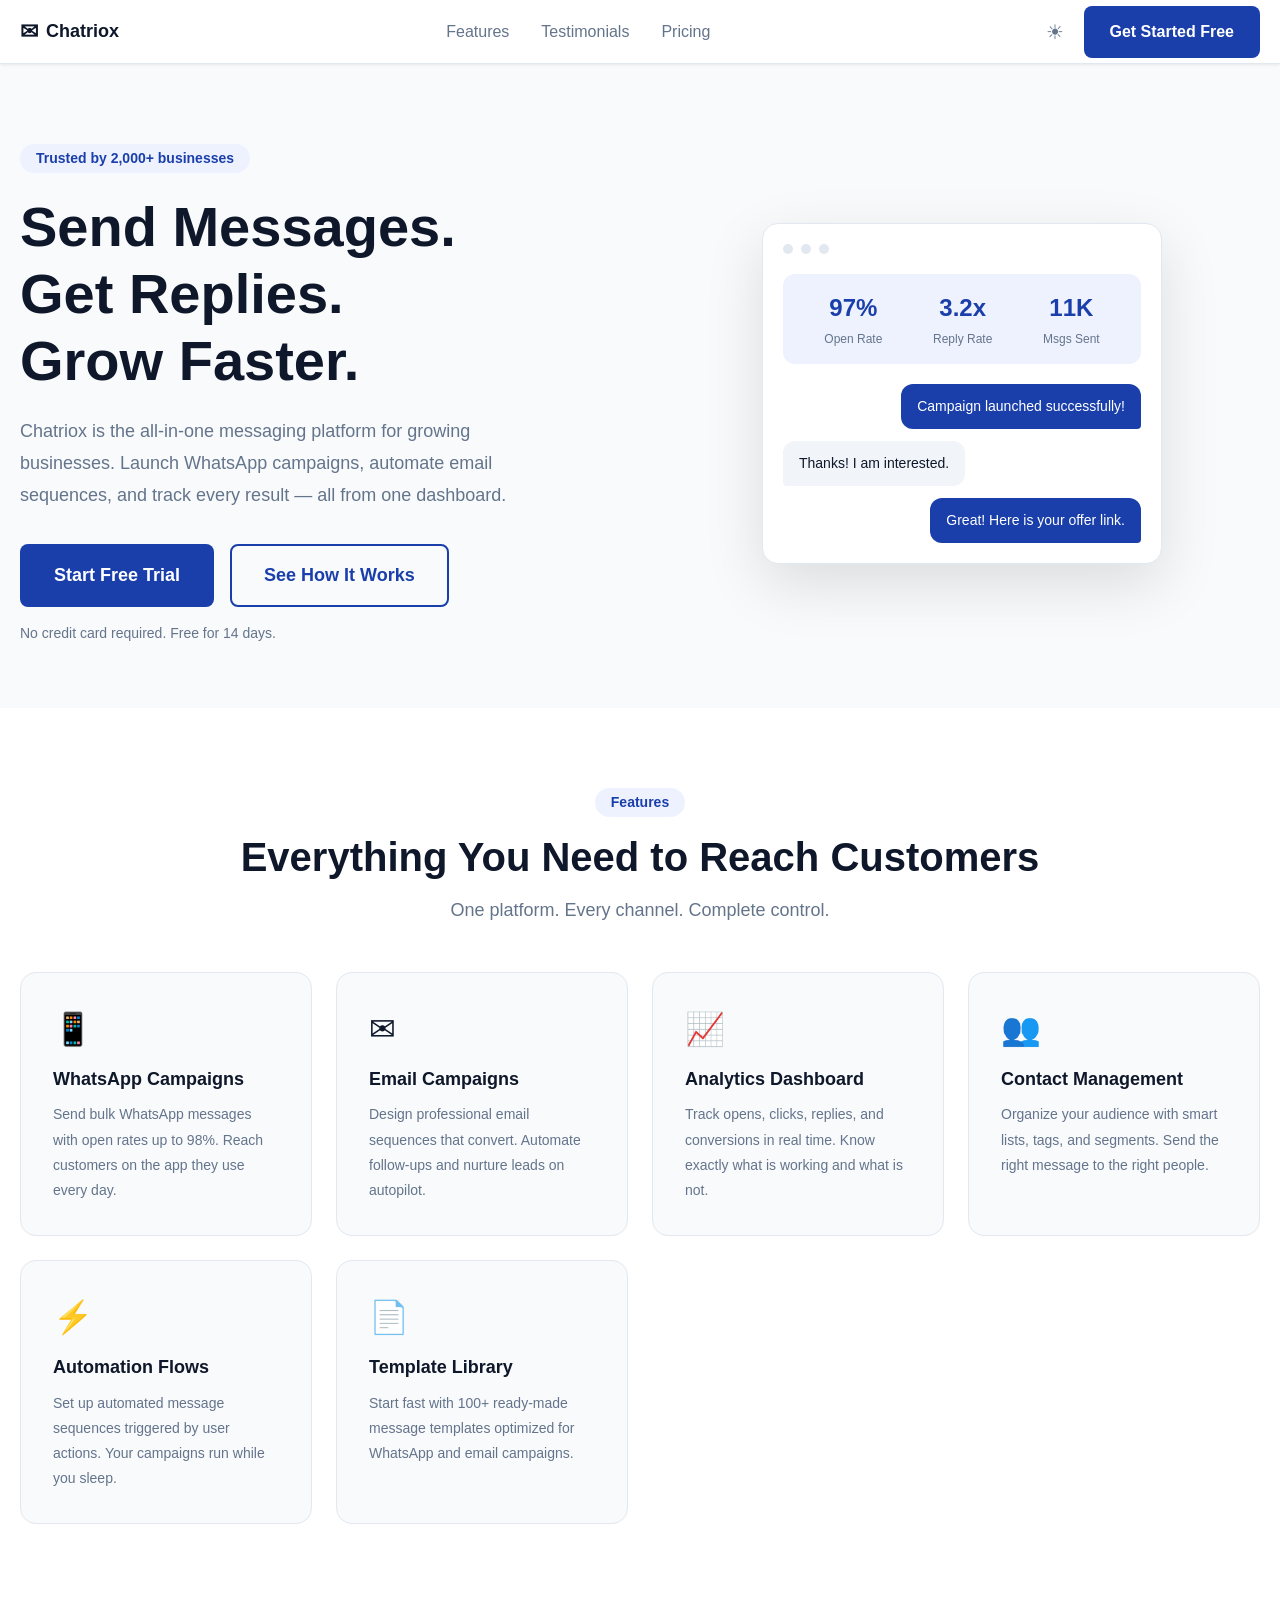
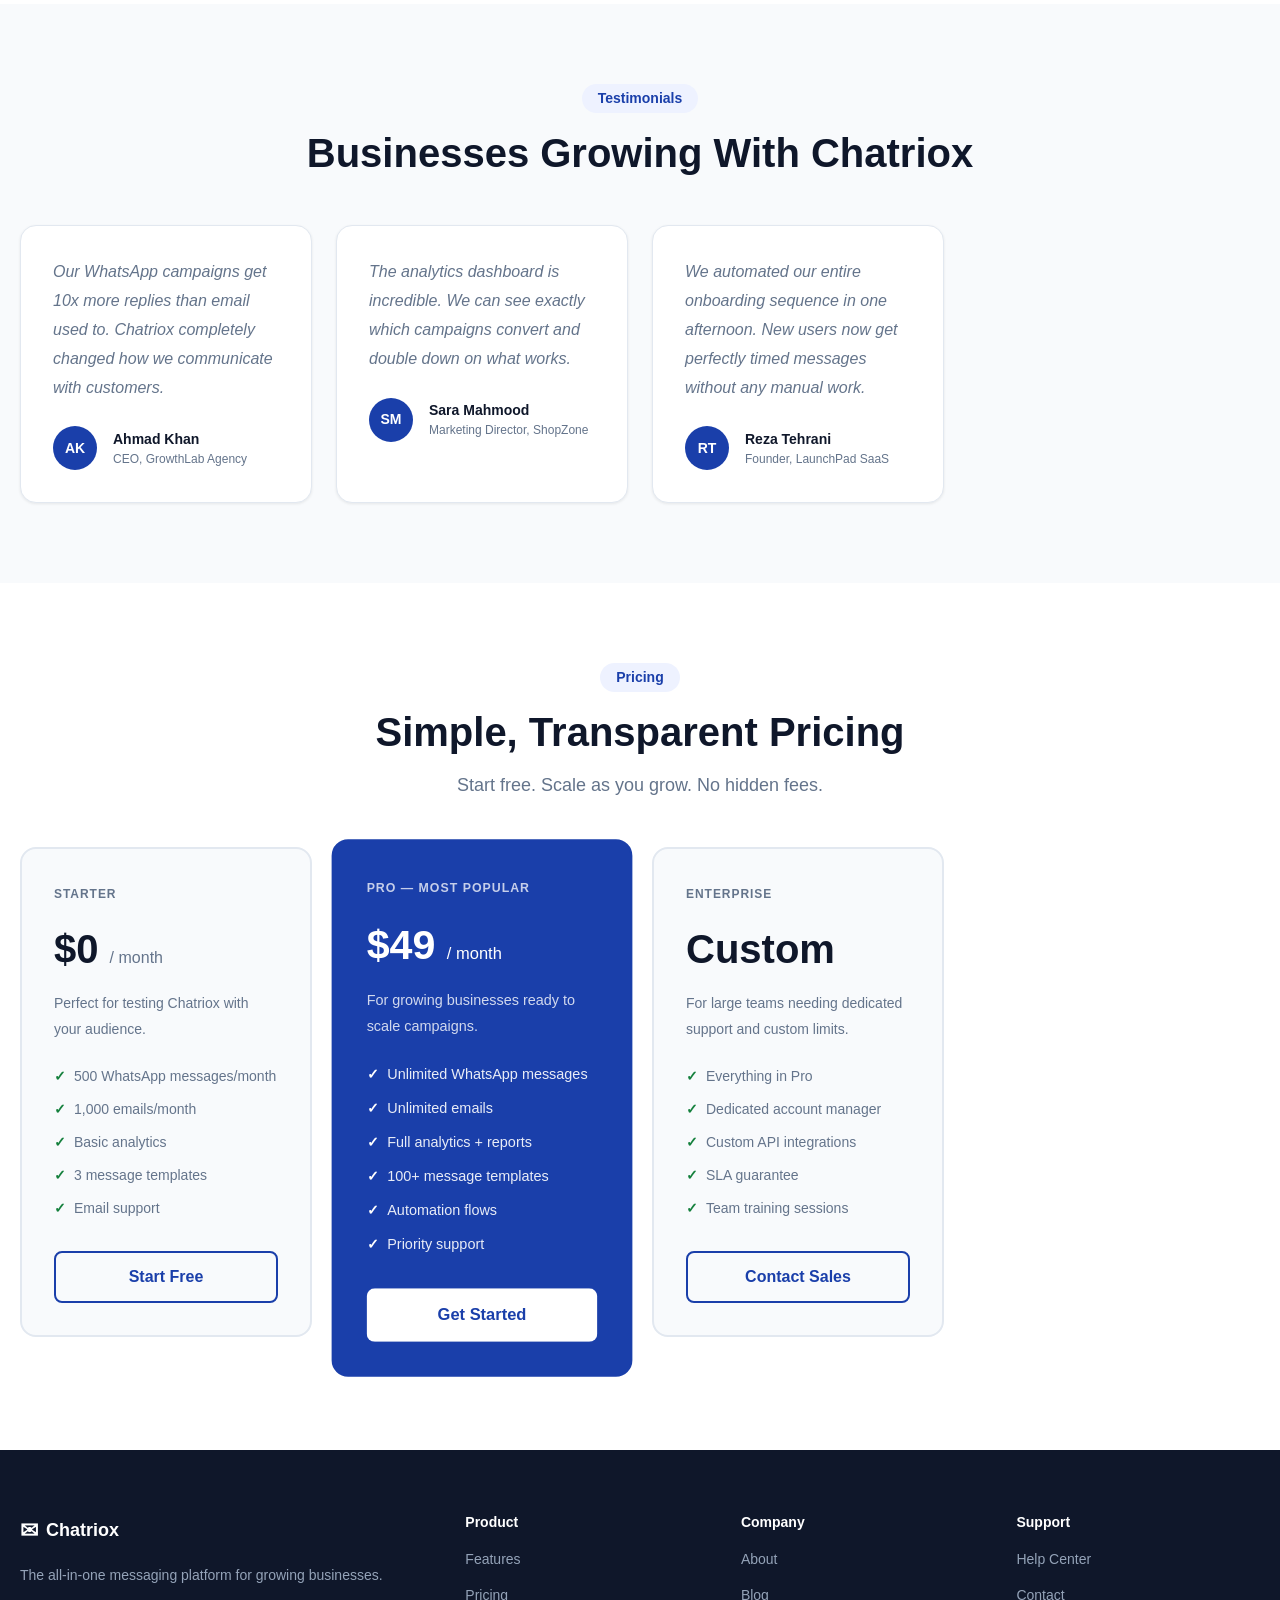
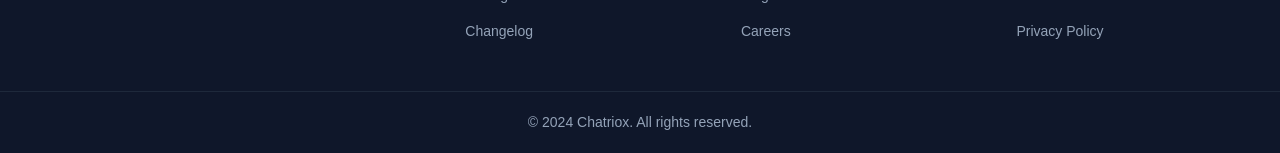
<file: index.html>
<!DOCTYPE html>
<html lang="en" data-theme="light">

<head>
  <meta charset="UTF-8">
  <meta name="viewport" content="width=device-width, initial-scale=1.0">
  <meta name="description" content="Chatriox — Send Messages. Get Replies. Grow Faster. WhatsApp and Email campaign platform for growing businesses.">
  <title>Chatriox — Send Messages. Get Replies. Grow Faster.</title>
  <link rel="stylesheet" href="design-system.css">
  <link rel="stylesheet" href="style.css">
</head>

<body>

  <!-- ═══════════════════════════════════════════════════════════════
       NAVBAR
       ═══════════════════════════════════════════════════════════════ -->
  <header class="navbar" role="banner">
    <div class="container navbar__inner">

      <a href="/" class="navbar__logo" aria-label="Chatriox home">
        <span class="logo__icon" aria-hidden="true">✉</span>
        <span class="logo__text">Chatriox</span>
      </a>

      <nav class="navbar__nav" aria-label="Main navigation">
        <ul class="nav__list" role="list">
          <li><a href="#features"     class="nav__link">Features</a></li>
          <li><a href="#testimonials" class="nav__link">Testimonials</a></li>
          <li><a href="#pricing"      class="nav__link">Pricing</a></li>
        </ul>
      </nav>

      <div class="navbar__actions">
        <button class="theme-toggle" id="themeToggle" aria-label="Toggle dark mode">☀</button>
        <a href="#pricing" class="btn btn--primary">Get Started Free</a>
        <button
          class="hamburger"
          id="hamburger"
          aria-label="Toggle menu"
          aria-expanded="false"
          aria-controls="mobileMenu"
        >
          <span class="hamburger__line"></span>
          <span class="hamburger__line"></span>
          <span class="hamburger__line"></span>
        </button>
      </div>

    </div>

    <!-- Mobile menu (toggled via JS) -->
    <div class="mobile-menu" id="mobileMenu" aria-hidden="true">
      <ul class="mobile-nav__list" role="list">
        <li><a href="#features"     class="mobile-nav__link">Features</a></li>
        <li><a href="#testimonials" class="mobile-nav__link">Testimonials</a></li>
        <li><a href="#pricing"      class="mobile-nav__link">Pricing</a></li>
        <li>
          <a href="#pricing" class="btn btn--primary" style="display:block;text-align:center;margin-top:8px;">
            Get Started Free
          </a>
        </li>
      </ul>
    </div>
  </header>


  <main id="main-content">

    <!-- ═══════════════════════════════════════════════════════════════
         HERO
         ═══════════════════════════════════════════════════════════════ -->
    <section class="hero" aria-labelledby="hero-headline">
      <div class="container hero__inner">

        <!-- Left: Copy -->
        <div class="hero__content">
          <span class="hero__badge">Trusted by 2,000+ businesses</span>

          <h1 class="hero__headline" id="hero-headline">
            Send Messages.<br>
            Get Replies.<br>
            Grow Faster.
          </h1>

          <p class="hero__subtext">
            Chatriox is the all-in-one messaging platform for growing businesses.
            Launch WhatsApp campaigns, automate email sequences, and track every result
            — all from one dashboard.
          </p>

          <div class="hero__actions">
            <a href="#pricing"  class="btn btn--primary btn--lg">Start Free Trial</a>
            <a href="#features" class="btn btn--outline btn--lg">See How It Works</a>
          </div>

          <p class="hero__disclaimer">No credit card required. Free for 14 days.</p>
        </div>

        <!-- Right: Dashboard mockup -->
        <div class="hero__visual" aria-hidden="true">
          <div class="dashboard-mockup">

            <!-- Fake browser chrome -->
            <div class="mockup__bar">
              <span class="mockup__dot"></span>
              <span class="mockup__dot"></span>
              <span class="mockup__dot"></span>
            </div>

            <!-- Animated stats (counters triggered by IntersectionObserver) -->
            <div class="mockup__stat-row">
              <div class="mockup__stat">
                <span class="stat-val">0</span>
                <span class="stat-lbl">Open Rate</span>
              </div>
              <div class="mockup__stat">
                <span class="stat-val">0</span>
                <span class="stat-lbl">Reply Rate</span>
              </div>
              <div class="mockup__stat">
                <span class="stat-val">0</span>
                <span class="stat-lbl">Msgs Sent</span>
              </div>
            </div>

            <!-- Sample chat messages -->
            <div class="mockup__messages">
              <div class="mockup__msg mockup__msg--sent">Campaign launched successfully!</div>
              <div class="mockup__msg mockup__msg--recv">Thanks! I am interested.</div>
              <div class="mockup__msg mockup__msg--sent">Great! Here is your offer link.</div>
            </div>

          </div>
        </div>

      </div>
    </section>


    <!-- ═══════════════════════════════════════════════════════════════
         FEATURES
         ═══════════════════════════════════════════════════════════════ -->
    <section class="features" id="features" aria-labelledby="features-heading">
      <div class="container">

        <div class="section-header">
          <span class="section-badge">Features</span>
          <h2 class="section-title" id="features-heading">Everything You Need to Reach Customers</h2>
          <p class="section-subtitle">One platform. Every channel. Complete control.</p>
        </div>

        <div class="features__grid">

          <article class="feature-card">
            <div class="feature-card__icon" aria-hidden="true">📱</div>
            <h3 class="feature-card__title">WhatsApp Campaigns</h3>
            <p class="feature-card__text">
              Send bulk WhatsApp messages with open rates up to 98%.
              Reach customers on the app they use every day.
            </p>
          </article>

          <article class="feature-card">
            <div class="feature-card__icon" aria-hidden="true">✉</div>
            <h3 class="feature-card__title">Email Campaigns</h3>
            <p class="feature-card__text">
              Design professional email sequences that convert.
              Automate follow-ups and nurture leads on autopilot.
            </p>
          </article>

          <article class="feature-card">
            <div class="feature-card__icon" aria-hidden="true">📈</div>
            <h3 class="feature-card__title">Analytics Dashboard</h3>
            <p class="feature-card__text">
              Track opens, clicks, replies, and conversions in real time.
              Know exactly what is working and what is not.
            </p>
          </article>

          <article class="feature-card">
            <div class="feature-card__icon" aria-hidden="true">👥</div>
            <h3 class="feature-card__title">Contact Management</h3>
            <p class="feature-card__text">
              Organize your audience with smart lists, tags, and segments.
              Send the right message to the right people.
            </p>
          </article>

          <article class="feature-card">
            <div class="feature-card__icon" aria-hidden="true">⚡</div>
            <h3 class="feature-card__title">Automation Flows</h3>
            <p class="feature-card__text">
              Set up automated message sequences triggered by user actions.
              Your campaigns run while you sleep.
            </p>
          </article>

          <article class="feature-card">
            <div class="feature-card__icon" aria-hidden="true">📄</div>
            <h3 class="feature-card__title">Template Library</h3>
            <p class="feature-card__text">
              Start fast with 100+ ready-made message templates
              optimized for WhatsApp and email campaigns.
            </p>
          </article>

        </div>
      </div>
    </section>


    <!-- ═══════════════════════════════════════════════════════════════
         TESTIMONIALS
         ═══════════════════════════════════════════════════════════════ -->
    <section class="testimonials" id="testimonials" aria-labelledby="testimonials-heading">
      <div class="container">

        <div class="section-header">
          <span class="section-badge">Testimonials</span>
          <h2 class="section-title" id="testimonials-heading">Businesses Growing With Chatriox</h2>
        </div>

        <div class="testimonials__grid">

          <figure class="testimonial-card">
            <blockquote class="testimonial-card__quote">
              <p>
                Our WhatsApp campaigns get 10x more replies than email used to.
                Chatriox completely changed how we communicate with customers.
              </p>
            </blockquote>
            <figcaption class="testimonial-card__author">
              <div class="author__avatar" aria-hidden="true">AK</div>
              <div>
                <p class="author__name">Ahmad Khan</p>
                <p class="author__role">CEO, GrowthLab Agency</p>
              </div>
            </figcaption>
          </figure>

          <figure class="testimonial-card">
            <blockquote class="testimonial-card__quote">
              <p>
                The analytics dashboard is incredible. We can see exactly which
                campaigns convert and double down on what works.
              </p>
            </blockquote>
            <figcaption class="testimonial-card__author">
              <div class="author__avatar" aria-hidden="true">SM</div>
              <div>
                <p class="author__name">Sara Mahmood</p>
                <p class="author__role">Marketing Director, ShopZone</p>
              </div>
            </figcaption>
          </figure>

          <figure class="testimonial-card">
            <blockquote class="testimonial-card__quote">
              <p>
                We automated our entire onboarding sequence in one afternoon.
                New users now get perfectly timed messages without any manual work.
              </p>
            </blockquote>
            <figcaption class="testimonial-card__author">
              <div class="author__avatar" aria-hidden="true">RT</div>
              <div>
                <p class="author__name">Reza Tehrani</p>
                <p class="author__role">Founder, LaunchPad SaaS</p>
              </div>
            </figcaption>
          </figure>

        </div>
      </div>
    </section>


    <!-- ═══════════════════════════════════════════════════════════════
         PRICING
         ═══════════════════════════════════════════════════════════════ -->
    <section class="pricing" id="pricing" aria-labelledby="pricing-heading">
      <div class="container">

        <div class="section-header">
          <span class="section-badge">Pricing</span>
          <h2 class="section-title" id="pricing-heading">Simple, Transparent Pricing</h2>
          <p class="section-subtitle">Start free. Scale as you grow. No hidden fees.</p>
        </div>

        <div class="pricing__grid">

          <article class="plan">
            <span class="plan__badge">Starter</span>
            <p class="plan__price">$0 <span>/ month</span></p>
            <p class="plan__desc">Perfect for testing Chatriox with your audience.</p>
            <ul class="plan__features" role="list">
              <li>500 WhatsApp messages/month</li>
              <li>1,000 emails/month</li>
              <li>Basic analytics</li>
              <li>3 message templates</li>
              <li>Email support</li>
            </ul>
            <a href="#" class="btn btn--outline plan__cta">Start Free</a>
          </article>

          <article class="plan plan--featured" aria-label="Recommended plan">
            <span class="plan__badge">Pro — Most Popular</span>
            <p class="plan__price">$49 <span>/ month</span></p>
            <p class="plan__desc">For growing businesses ready to scale campaigns.</p>
            <ul class="plan__features" role="list">
              <li>Unlimited WhatsApp messages</li>
              <li>Unlimited emails</li>
              <li>Full analytics + reports</li>
              <li>100+ message templates</li>
              <li>Automation flows</li>
              <li>Priority support</li>
            </ul>
            <a href="#" class="btn btn--white plan__cta">Get Started</a>
          </article>

          <article class="plan">
            <span class="plan__badge">Enterprise</span>
            <p class="plan__price">Custom</p>
            <p class="plan__desc">For large teams needing dedicated support and custom limits.</p>
            <ul class="plan__features" role="list">
              <li>Everything in Pro</li>
              <li>Dedicated account manager</li>
              <li>Custom API integrations</li>
              <li>SLA guarantee</li>
              <li>Team training sessions</li>
            </ul>
            <a href="#" class="btn btn--outline plan__cta">Contact Sales</a>
          </article>

        </div>
      </div>
    </section>

  </main>


  <!-- ═══════════════════════════════════════════════════════════════
       FOOTER
       ═══════════════════════════════════════════════════════════════ -->
  <footer class="footer" role="contentinfo">
    <div class="container footer__inner">

      <div class="footer__brand">
        <a href="/" class="navbar__logo" aria-label="Chatriox home">
          <span class="logo__icon" aria-hidden="true">✉</span>
          <span class="logo__text">Chatriox</span>
        </a>
        <p class="footer__tagline">
          The all-in-one messaging platform for growing businesses.
        </p>
      </div>

      <nav class="footer__links" aria-label="Footer navigation">
        <div class="footer__col">
          <h3 class="footer__col-title">Product</h3>
          <ul role="list">
            <li><a href="#features">Features</a></li>
            <li><a href="#pricing">Pricing</a></li>
            <li><a href="#">Changelog</a></li>
          </ul>
        </div>
        <div class="footer__col">
          <h3 class="footer__col-title">Company</h3>
          <ul role="list">
            <li><a href="#">About</a></li>
            <li><a href="#">Blog</a></li>
            <li><a href="#">Careers</a></li>
          </ul>
        </div>
        <div class="footer__col">
          <h3 class="footer__col-title">Support</h3>
          <ul role="list">
            <li><a href="#">Help Center</a></li>
            <li><a href="#">Contact</a></li>
            <li><a href="#">Privacy Policy</a></li>
          </ul>
        </div>
      </nav>

    </div>

    <div class="footer__bottom">
      <p>© 2024 Chatriox. All rights reserved.</p>
    </div>
  </footer>


  <script src="main.js"></script>

</body>
</html>
</file>
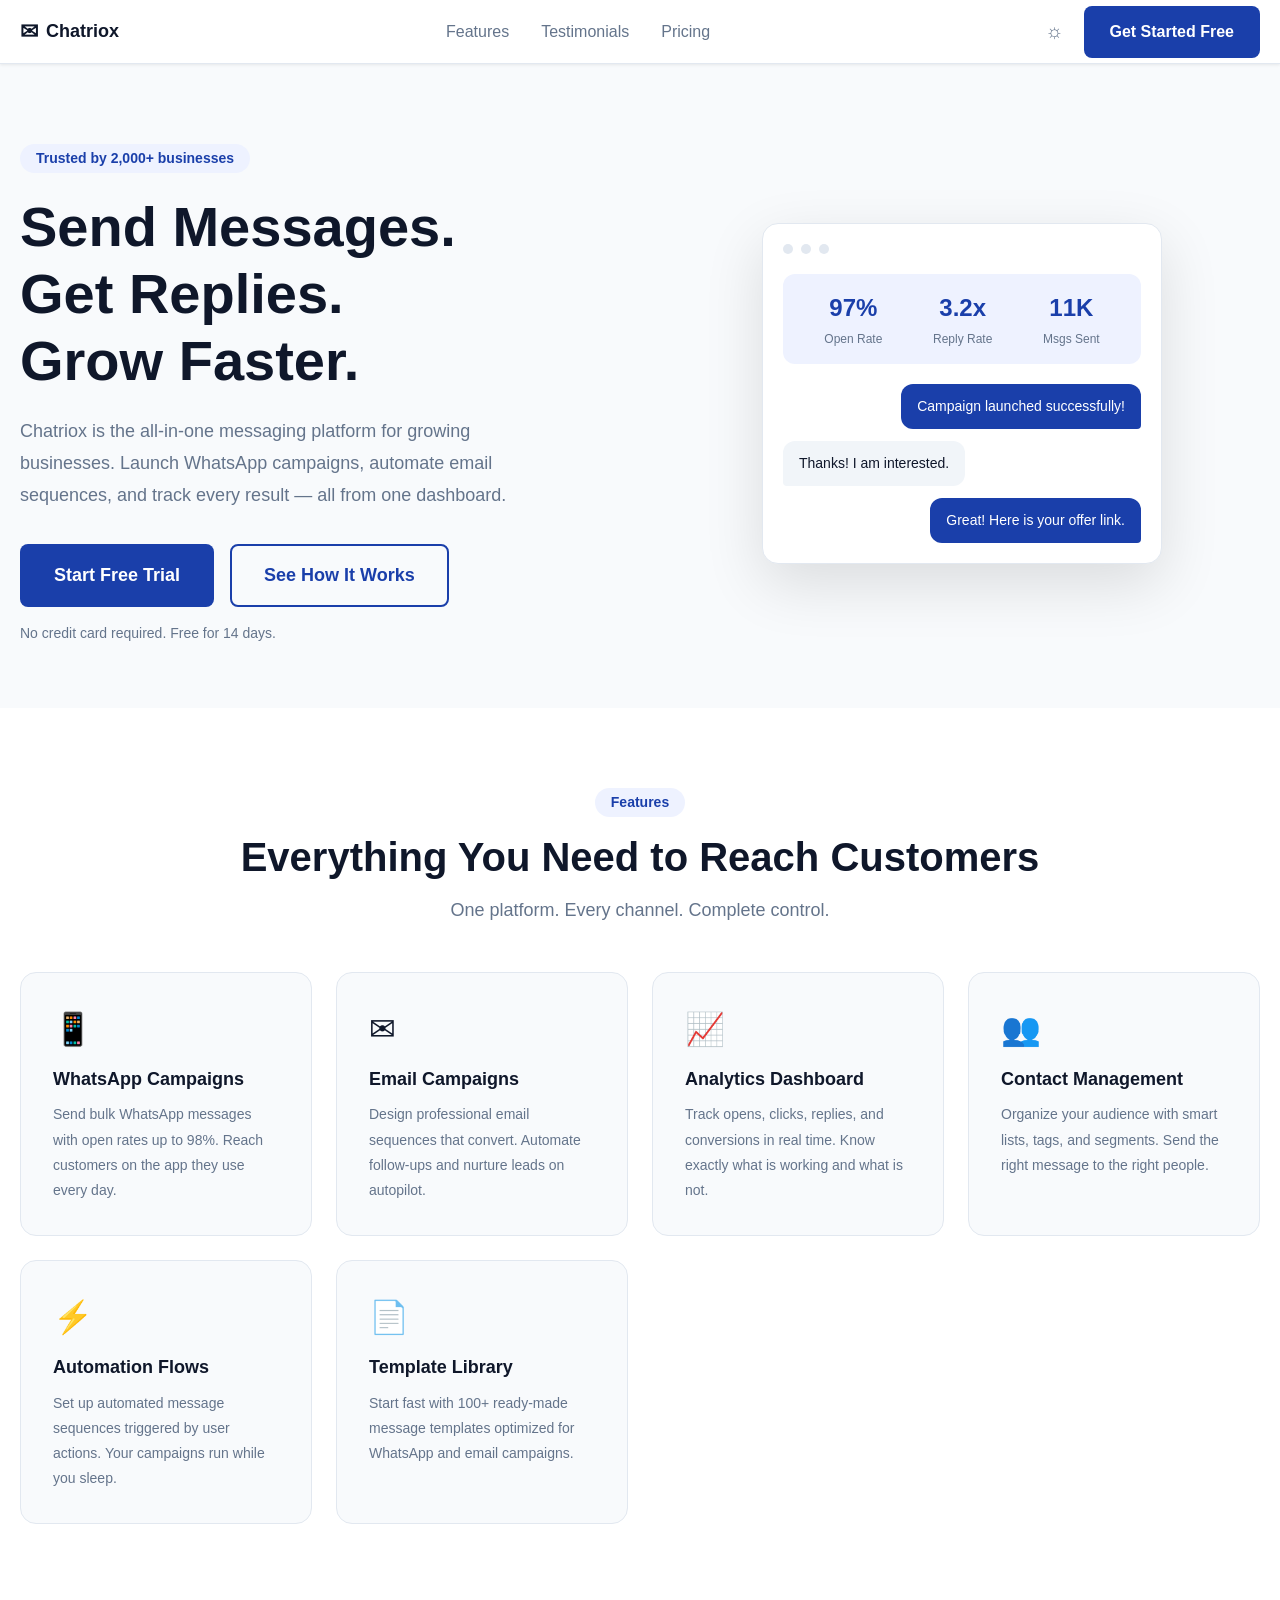
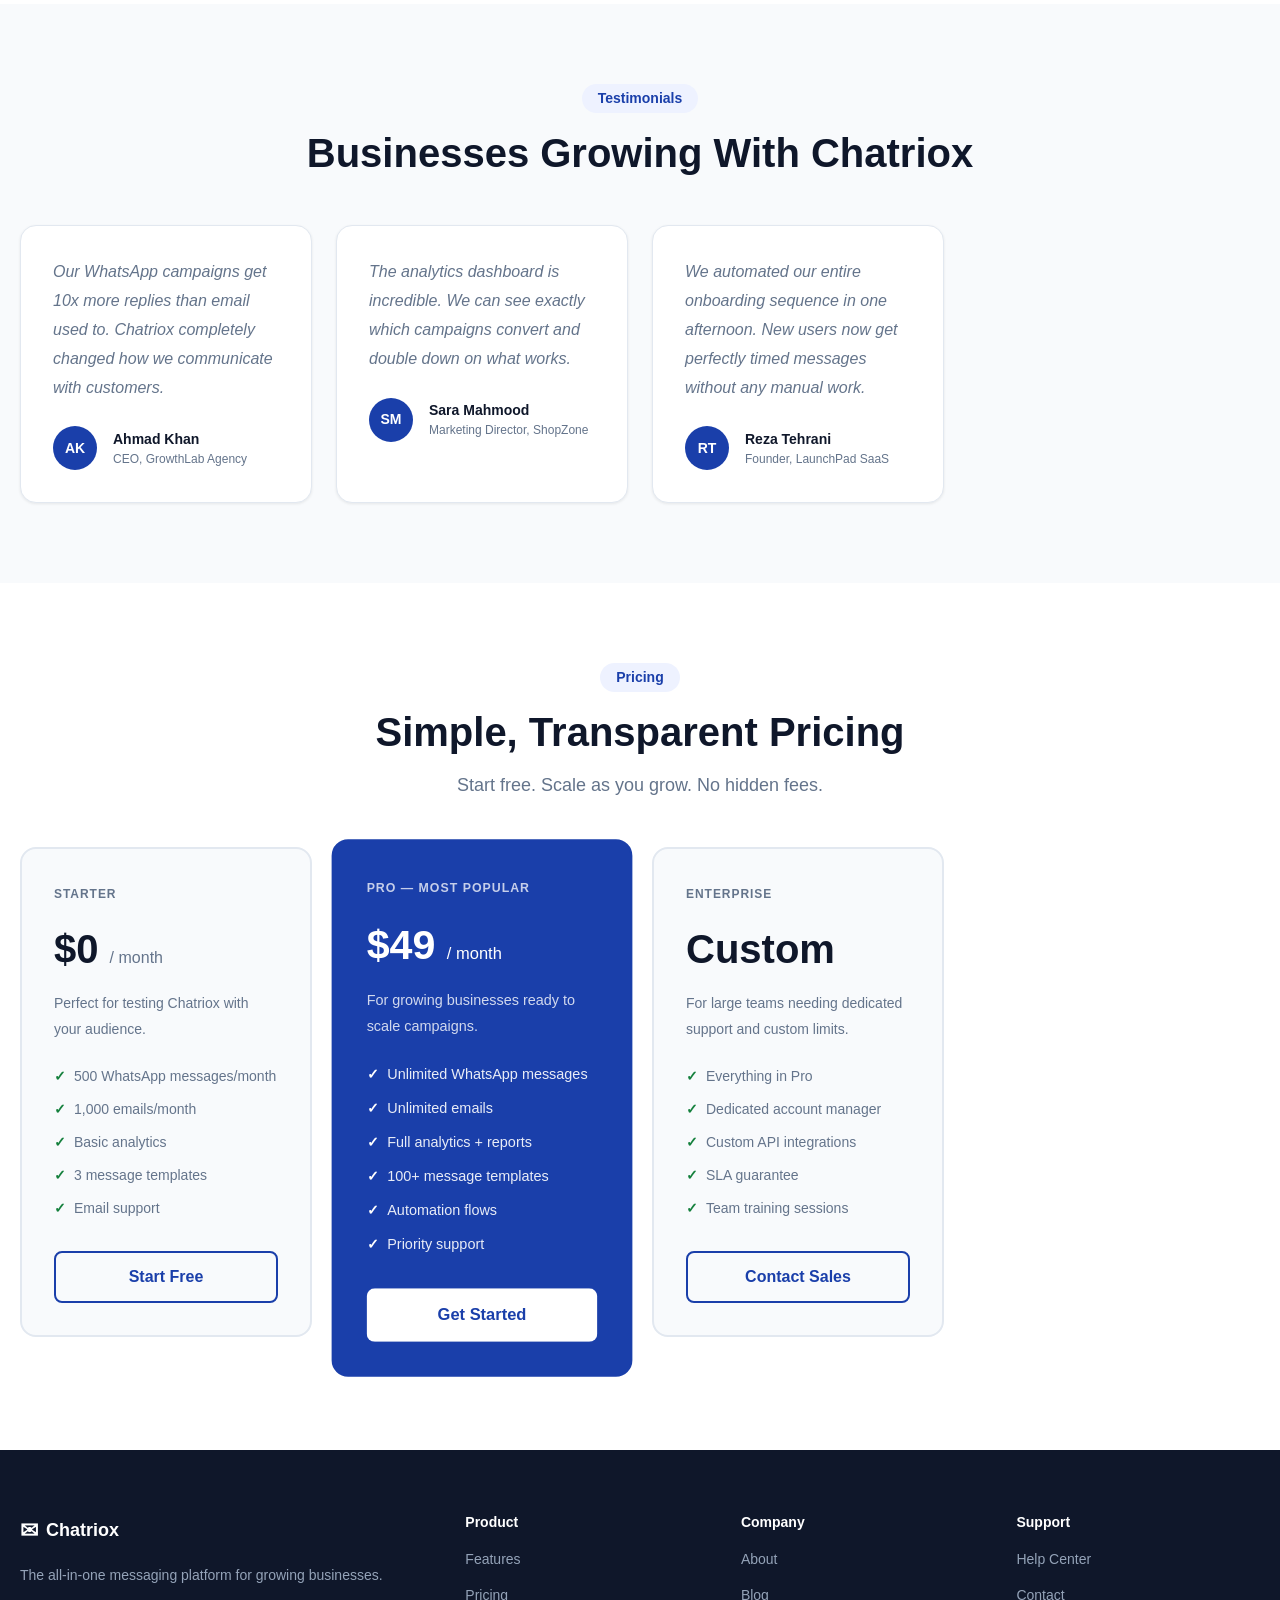
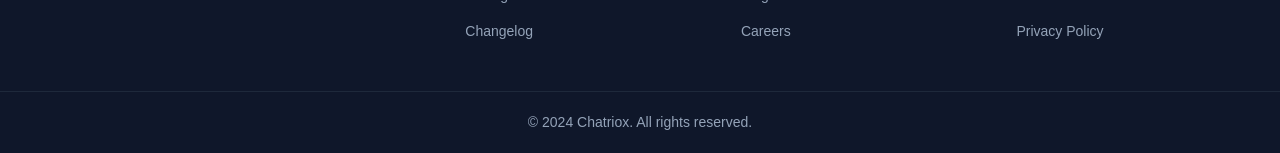
<file: chatriox.html>
<!DOCTYPE html>
<html lang='en' data-theme='light'>
<head>
  <meta charset='UTF-8'>
  <meta name='viewport' content='width=device-width, initial-scale=1.0'>
  <meta name='description' content='Chatriox — Send Messages. Get Replies. Grow Faster. WhatsApp and Email campaign platform for growing businesses.'>
  <title>Chatriox — Send Messages. Get Replies. Grow Faster.</title>
  <link rel='stylesheet' href='design-system.css'>
  <link rel='stylesheet' href='style.css'>
</head>
<body>

  <!-- ═══ NAVBAR ═══ -->
  <header class='navbar' role='banner'>
    <div class='container navbar__inner'>
      <a href='/' class='navbar__logo' aria-label='Chatriox home'>
        <span class='logo__icon' aria-hidden='true'>&#9993;</span>
        <span class='logo__text'>Chatriox</span>
      </a>
      <nav class='navbar__nav' aria-label='Main navigation'>
        <ul class='nav__list' role='list'>
          <li><a href='#features' class='nav__link'>Features</a></li>
          <li><a href='#testimonials' class='nav__link'>Testimonials</a></li>
          <li><a href='#pricing' class='nav__link'>Pricing</a></li>
        </ul>
      </nav>
      <div class='navbar__actions'>
        <button class='theme-toggle' id='themeToggle' aria-label='Toggle dark mode'>&#9788;</button>
        <a href='#pricing' class='btn btn--primary'>Get Started Free</a>
        <button class='hamburger' id='hamburger' aria-label='Toggle menu' aria-expanded='false' aria-controls='mobileMenu'>
          <span class='hamburger__line'></span>
          <span class='hamburger__line'></span>
          <span class='hamburger__line'></span>
        </button>
      </div>
    </div>
    <!-- Mobile menu -->
    <div class='mobile-menu' id='mobileMenu' aria-hidden='true'>
      <ul class='mobile-nav__list' role='list'>
        <li><a href='#features'     class='mobile-nav__link'>Features</a></li>
        <li><a href='#testimonials' class='mobile-nav__link'>Testimonials</a></li>
        <li><a href='#pricing'      class='mobile-nav__link'>Pricing</a></li>
        <li><a href='#pricing' class='btn btn--primary' style='display:block;text-align:center;margin-top:8px;'>Get Started Free</a></li>
      </ul>
    </div>
  </header>

  <main id='main-content'>

  <!-- ═══ HERO ═══ -->
  <section class='hero' aria-labelledby='hero-headline'>
    <div class='container hero__inner'>
      <div class='hero__content'>
        <span class='hero__badge'>Trusted by 2,000+ businesses</span>
        <h1 class='hero__headline' id='hero-headline'>
          Send Messages.<br>Get Replies.<br>Grow Faster.
        </h1>
        <p class='hero__subtext'>
          Chatriox is the all-in-one messaging platform for growing businesses.
          Launch WhatsApp campaigns, automate email sequences, and track every result
          — all from one dashboard.
        </p>
        <div class='hero__actions'>
          <a href='#pricing' class='btn btn--primary btn--lg'>Start Free Trial</a>
          <a href='#features' class='btn btn--outline btn--lg'>See How It Works</a>
        </div>
        <p class='hero__disclaimer'>No credit card required. Free for 14 days.</p>
      </div>
      <div class='hero__visual' aria-hidden='true'>
        <div class='dashboard-mockup'>
          <div class='mockup__bar'>
            <span class='mockup__dot'></span>
            <span class='mockup__dot'></span>
            <span class='mockup__dot'></span>
          </div>
          <div class='mockup__stat-row'>
            <div class='mockup__stat'><span class='stat-val'>98%</span><span class='stat-lbl'>Open Rate</span></div>
            <div class='mockup__stat'><span class='stat-val'>4.2x</span><span class='stat-lbl'>Reply Rate</span></div>
            <div class='mockup__stat'><span class='stat-val'>12K</span><span class='stat-lbl'>Msgs Sent</span></div>
          </div>
          <div class='mockup__messages'>
            <div class='mockup__msg mockup__msg--sent'>Campaign launched successfully!</div>
            <div class='mockup__msg mockup__msg--recv'>Thanks! I am interested.</div>
            <div class='mockup__msg mockup__msg--sent'>Great! Here is your offer link.</div>
          </div>
        </div>
      </div>
    </div>
  </section>

  <!-- ═══ FEATURES ═══ -->
  <section class='features' id='features' aria-labelledby='features-heading'>
    <div class='container'>
      <div class='section-header'>
        <span class='section-badge'>Features</span>
        <h2 class='section-title' id='features-heading'>Everything You Need to Reach Customers</h2>
        <p class='section-subtitle'>One platform. Every channel. Complete control.</p>
      </div>
      <div class='features__grid'>
        <article class='feature-card'>
          <div class='feature-card__icon' aria-hidden='true'>&#128241;</div>
          <h3 class='feature-card__title'>WhatsApp Campaigns</h3>
          <p class='feature-card__text'>Send bulk WhatsApp messages with open rates up to 98%. Reach customers on the app they use every day.</p>
        </article>
        <article class='feature-card'>
          <div class='feature-card__icon' aria-hidden='true'>&#9993;</div>
          <h3 class='feature-card__title'>Email Campaigns</h3>
          <p class='feature-card__text'>Design professional email sequences that convert. Automate follow-ups and nurture leads on autopilot.</p>
        </article>
        <article class='feature-card'>
          <div class='feature-card__icon' aria-hidden='true'>&#128200;</div>
          <h3 class='feature-card__title'>Analytics Dashboard</h3>
          <p class='feature-card__text'>Track opens, clicks, replies, and conversions in real time. Know exactly what is working and what is not.</p>
        </article>
        <article class='feature-card'>
          <div class='feature-card__icon' aria-hidden='true'>&#128101;</div>
          <h3 class='feature-card__title'>Contact Management</h3>
          <p class='feature-card__text'>Organize your audience with smart lists, tags, and segments. Send the right message to the right people.</p>
        </article>
        <article class='feature-card'>
          <div class='feature-card__icon' aria-hidden='true'>&#9889;</div>
          <h3 class='feature-card__title'>Automation Flows</h3>
          <p class='feature-card__text'>Set up automated message sequences triggered by user actions. Your campaigns run while you sleep.</p>
        </article>
        <article class='feature-card'>
          <div class='feature-card__icon' aria-hidden='true'>&#128196;</div>
          <h3 class='feature-card__title'>Template Library</h3>
          <p class='feature-card__text'>Start fast with 100+ ready-made message templates optimized for WhatsApp and email campaigns.</p>
        </article>
      </div>
    </div>
  </section>

  <!-- ═══ TESTIMONIALS ═══ -->
  <section class='testimonials' id='testimonials' aria-labelledby='testimonials-heading'>
    <div class='container'>
      <div class='section-header'>
        <span class='section-badge'>Testimonials</span>
        <h2 class='section-title' id='testimonials-heading'>Businesses Growing With Chatriox</h2>
      </div>
      <div class='testimonials__grid'>
        <figure class='testimonial-card'>
          <blockquote class='testimonial-card__quote'>
            <p>Our WhatsApp campaigns get 10x more replies than email used to. Chatriox completely changed how we communicate with customers.</p>
          </blockquote>
          <figcaption class='testimonial-card__author'>
            <div class='author__avatar' aria-hidden='true'>AK</div>
            <div>
              <p class='author__name'>Ahmad Khan</p>
              <p class='author__role'>CEO, GrowthLab Agency</p>
            </div>
          </figcaption>
        </figure>
        <figure class='testimonial-card'>
          <blockquote class='testimonial-card__quote'>
            <p>The analytics dashboard is incredible. We can see exactly which campaigns convert and double down on what works.</p>
          </blockquote>
          <figcaption class='testimonial-card__author'>
            <div class='author__avatar' aria-hidden='true'>SM</div>
            <div>
              <p class='author__name'>Sara Mahmood</p>
              <p class='author__role'>Marketing Director, ShopZone</p>
            </div>
          </figcaption>
        </figure>
        <figure class='testimonial-card'>
          <blockquote class='testimonial-card__quote'>
            <p>We automated our entire onboarding sequence in one afternoon. New users now get perfectly timed messages without any manual work.</p>
          </blockquote>
          <figcaption class='testimonial-card__author'>
            <div class='author__avatar' aria-hidden='true'>RT</div>
            <div>
              <p class='author__name'>Reza Tehrani</p>
              <p class='author__role'>Founder, LaunchPad SaaS</p>
            </div>
          </figcaption>
        </figure>
      </div>
    </div>
  </section>

  <!-- ═══ PRICING ═══ -->
  <section class='pricing' id='pricing' aria-labelledby='pricing-heading'>
    <div class='container'>
      <div class='section-header'>
        <span class='section-badge'>Pricing</span>
        <h2 class='section-title' id='pricing-heading'>Simple, Transparent Pricing</h2>
        <p class='section-subtitle'>Start free. Scale as you grow. No hidden fees.</p>
      </div>
      <div class='pricing__grid'>
        <article class='plan'>
          <span class='plan__badge'>Starter</span>
          <p class='plan__price'>$0 <span>/ month</span></p>
          <p class='plan__desc'>Perfect for testing Chatriox with your audience.</p>
          <ul class='plan__features' role='list'>
            <li>500 WhatsApp messages/month</li>
            <li>1,000 emails/month</li>
            <li>Basic analytics</li>
            <li>3 message templates</li>
            <li>Email support</li>
          </ul>
          <a href='#' class='btn btn--outline plan__cta'>Start Free</a>
        </article>
        <article class='plan plan--featured' aria-label='Recommended plan'>
          <span class='plan__badge'>Pro — Most Popular</span>
          <p class='plan__price'>$49 <span>/ month</span></p>
          <p class='plan__desc'>For growing businesses ready to scale campaigns.</p>
          <ul class='plan__features' role='list'>
            <li>Unlimited WhatsApp messages</li>
            <li>Unlimited emails</li>
            <li>Full analytics + reports</li>
            <li>100+ message templates</li>
            <li>Automation flows</li>
            <li>Priority support</li>
          </ul>
          <a href='#' class='btn btn--white plan__cta'>Get Started</a>
        </article>
        <article class='plan'>
          <span class='plan__badge'>Enterprise</span>
          <p class='plan__price'>Custom</p>
          <p class='plan__desc'>For large teams needing dedicated support and custom limits.</p>
          <ul class='plan__features' role='list'>
            <li>Everything in Pro</li>
            <li>Dedicated account manager</li>
            <li>Custom API integrations</li>
            <li>SLA guarantee</li>
            <li>Team training sessions</li>
          </ul>
          <a href='#' class='btn btn--outline plan__cta'>Contact Sales</a>
        </article>
      </div>
    </div>
  </section>

  </main>

  <!-- ═══ FOOTER ═══ -->
  <footer class='footer' role='contentinfo'>
    <div class='container footer__inner'>
      <div class='footer__brand'>
        <a href='/' class='navbar__logo' aria-label='Chatriox home'>
          <span class='logo__icon' aria-hidden='true'>&#9993;</span>
          <span class='logo__text'>Chatriox</span>
        </a>
        <p class='footer__tagline'>The all-in-one messaging platform for growing businesses.</p>
      </div>
      <nav class='footer__links' aria-label='Footer navigation'>
        <div class='footer__col'>
          <h3 class='footer__col-title'>Product</h3>
          <ul role='list'>
            <li><a href='#features'>Features</a></li>
            <li><a href='#pricing'>Pricing</a></li>
            <li><a href='#'>Changelog</a></li>
          </ul>
        </div>
        <div class='footer__col'>
          <h3 class='footer__col-title'>Company</h3>
          <ul role='list'>
            <li><a href='#'>About</a></li>
            <li><a href='#'>Blog</a></li>
            <li><a href='#'>Careers</a></li>
          </ul>
        </div>
        <div class='footer__col'>
          <h3 class='footer__col-title'>Support</h3>
          <ul role='list'>
            <li><a href='#'>Help Center</a></li>
            <li><a href='#'>Contact</a></li>
            <li><a href='#'>Privacy Policy</a></li>
          </ul>
        </div>
      </nav>
    </div>
    <div class='footer__bottom'>
      <p>&#169; 2024 Chatriox. All rights reserved.</p>
    </div>
  </footer>

  <script src='main.js'></script>
</body>
</html>
</file>
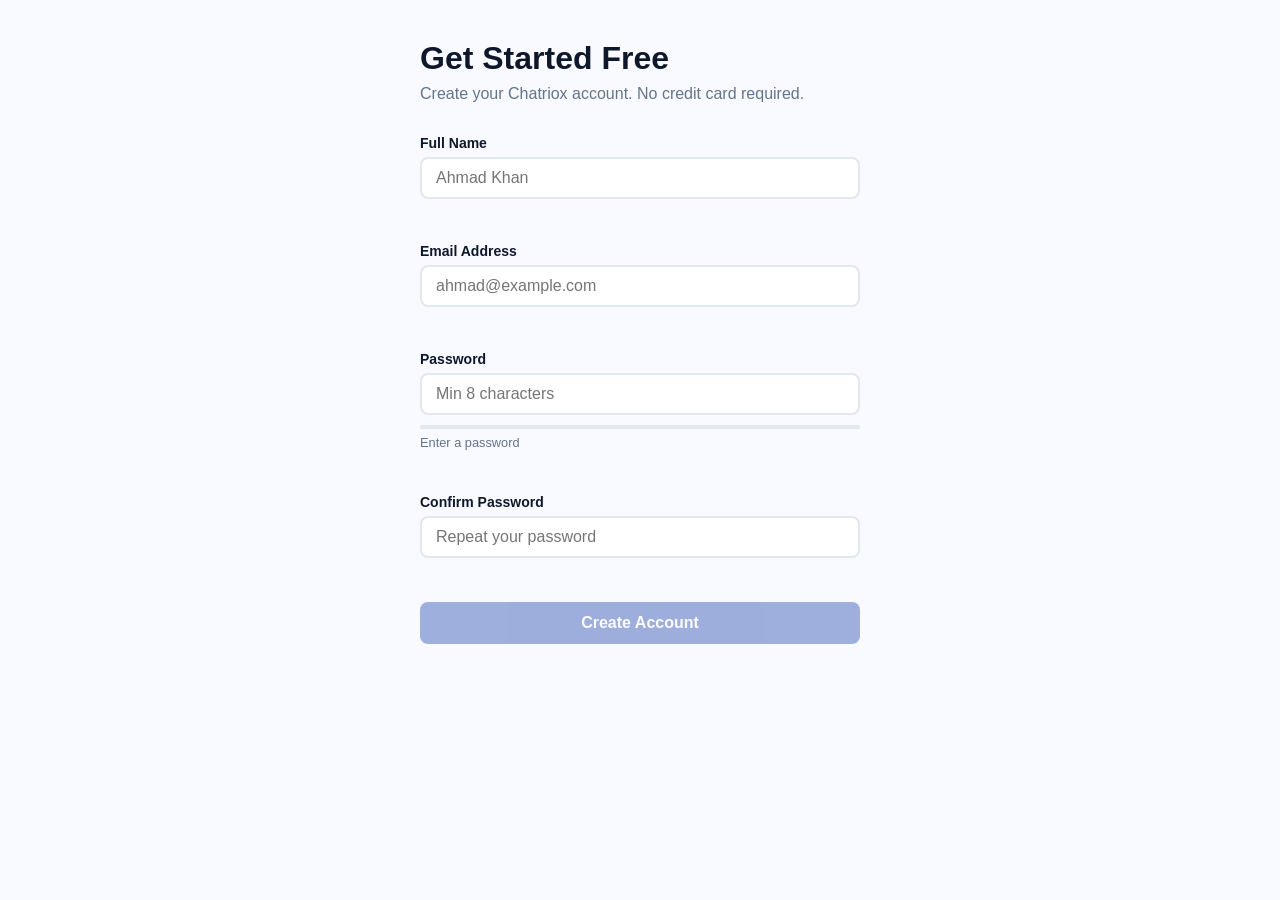
<file: formValidator.html>
<!DOCTYPE html>
<html lang="en">

<head>
  <meta charset="UTF-8">
  <meta name="viewport" content="width=device-width, initial-scale=1.0">
  <title>Form Validator — Chatriox</title>
  <style>

    /* =============================================================
       BASE
       ============================================================= */

    *,
    *::before,
    *::after {
      box-sizing: border-box;
    }

    body {
      font-family: Arial, sans-serif;
      max-width: 480px;
      margin: 40px auto;
      padding: 0 20px;
      background: #F8FAFF;
    }

    h1 {
      color: #0F172A;
      margin: 0 0 8px;
    }

    p {
      color: #64748B;
      margin: 0 0 32px;
    }

    /* =============================================================
       FORM FIELDS
       ============================================================= */

    .field {
      display: flex;
      flex-direction: column;
      gap: 6px;
      margin-bottom: 20px;
    }

    .field label {
      font-size: 0.875rem;
      font-weight: 600;
      color: #0F172A;
    }

    .field__input {
      padding: 10px 14px;
      border: 2px solid #E2E8F0;
      border-radius: 8px;
      font-size: 1rem;
      outline: none;
      transition: border-color 150ms;
    }

    .field__input:focus    { border-color: #1A3FAA; }
    .field__input.is-valid { border-color: #15803D; }
    .field__input.is-invalid { border-color: #B91C1C; }

    .field__error {
      font-size: 0.8rem;
      color: #B91C1C;
      min-height: 18px;
    }

    .field__hint {
      font-size: 0.8rem;
      color: #64748B;
    }

    /* =============================================================
       PASSWORD STRENGTH BAR
       ============================================================= */

    .strength-bar {
      height: 4px;
      border-radius: 2px;
      background: #E2E8F0;
      margin-top: 4px;
      overflow: hidden;
    }

    .strength-bar__fill {
      height: 100%;
      border-radius: 2px;
      width: 0;
      transition: width 300ms, background 300ms;
    }

    /* =============================================================
       SUBMIT BUTTON
       ============================================================= */

    .btn {
      width: 100%;
      padding: 12px;
      background: #1A3FAA;
      color: white;
      border: none;
      border-radius: 8px;
      font-size: 1rem;
      font-weight: 600;
      cursor: pointer;
      transition: opacity 150ms;
    }

    .btn:disabled {
      opacity: 0.4;
      cursor: not-allowed;
    }

    /* =============================================================
       SUCCESS MESSAGE
       ============================================================= */

    .success-msg {
      display: none;
      text-align: center;
      padding: 24px;
      background: #F0FDF4;
      border: 1px solid #86EFAC;
      border-radius: 8px;
      color: #15803D;
      font-weight: 600;
    }

  </style>
</head>

<body>

  <h1>Get Started Free</h1>
  <p>Create your Chatriox account. No credit card required.</p>

  <form id="signupForm" novalidate>

    <div class="field">
      <label for="name">Full Name</label>
      <input class="field__input" type="text" id="name" autocomplete="name" placeholder="Ahmad Khan">
      <span class="field__error" id="nameError"></span>
    </div>

    <div class="field">
      <label for="email">Email Address</label>
      <input class="field__input" type="email" id="email" autocomplete="email" placeholder="ahmad@example.com">
      <span class="field__error" id="emailError"></span>
    </div>

    <div class="field">
      <label for="password">Password</label>
      <input class="field__input" type="password" id="password" autocomplete="new-password" placeholder="Min 8 characters">
      <div class="strength-bar">
        <div class="strength-bar__fill" id="strengthFill"></div>
      </div>
      <span class="field__hint" id="strengthLabel">Enter a password</span>
      <span class="field__error" id="passwordError"></span>
    </div>

    <div class="field">
      <label for="confirm">Confirm Password</label>
      <input class="field__input" type="password" id="confirm" autocomplete="new-password" placeholder="Repeat your password">
      <span class="field__error" id="confirmError"></span>
    </div>

    <button class="btn" type="submit" id="submitBtn" disabled>Create Account</button>

  </form>

  <div class="success-msg" id="successMsg">Account created! Welcome to Chatriox.</div>

  <script>

    /* ================================================================
       ELEMENT REFERENCES
       ================================================================ */

    const nameInput  = document.getElementById('name');
    const emailInput = document.getElementById('email');
    const passInput  = document.getElementById('password');
    const confInput  = document.getElementById('confirm');
    const submitBtn  = document.getElementById('submitBtn');

    const nameError  = document.getElementById('nameError');
    const emailError = document.getElementById('emailError');
    const passError  = document.getElementById('passwordError');
    const confError  = document.getElementById('confirmError');

    const strengthFill  = document.getElementById('strengthFill');
    const strengthLabel = document.getElementById('strengthLabel');

    /* ================================================================
       VALIDATION RULES
       Each rule returns an error string, or '' if valid.
       ================================================================ */

    const rules = {
      name:     v => v.trim().length >= 2 ? '' : 'Name must be at least 2 characters',
      email:    v => /^[^\s@]+@[^\s@]+\.[^\s@]+$/.test(v) ? '' : 'Enter a valid email address',
      password: v => v.length >= 8 ? '' : 'Password must be at least 8 characters',
      confirm:  v => v === passInput.value ? '' : 'Passwords do not match',
    };

    /* ================================================================
       FIELD STATE HELPER
       Applies is-valid / is-invalid classes and shows error text.
       ================================================================ */

    function setFieldState(input, errorEl, error) {
      const hasValue = input.value.length > 0;
      input.classList.toggle('is-valid',   !error && hasValue);
      input.classList.toggle('is-invalid',  !!error && hasValue);
      errorEl.textContent = error;
    }

    /* ================================================================
       PASSWORD STRENGTH
       ================================================================ */

    const STRENGTH_LEVELS = [
      { width: '0%',   color: '#E2E8F0', text: 'Enter a password' },
      { width: '25%',  color: '#B91C1C', text: 'Weak'             },
      { width: '50%',  color: '#D97706', text: 'Fair'             },
      { width: '75%',  color: '#1A3FAA', text: 'Strong'           },
      { width: '90%',  color: '#15803D', text: 'Very Strong'      },
      { width: '100%', color: '#15803D', text: 'Excellent'        },
    ];

    function getStrengthScore(password) {
      let score = 0;
      if (password.length >= 8)            score++;
      if (password.length >= 12)           score++;
      if (/[A-Z]/.test(password))          score++;
      if (/[0-9]/.test(password))          score++;
      if (/[^a-zA-Z0-9]/.test(password))  score++;
      return score;
    }

    function updateStrengthBar(password) {
      const score = getStrengthScore(password);
      const level = STRENGTH_LEVELS[Math.min(score, STRENGTH_LEVELS.length - 1)];

      strengthFill.style.width      = password.length ? level.width : '0%';
      strengthFill.style.background = level.color;
      strengthLabel.textContent     = password.length ? level.text : 'Enter a password';
    }

    /* ================================================================
       SUBMIT BUTTON STATE
       Enabled only when all fields are filled and valid.
       ================================================================ */

    function updateSubmitState() {
      const allFilled = [nameInput, emailInput, passInput, confInput]
        .every(i => i.value.length > 0);
      const allValid  = [nameInput, emailInput, passInput, confInput]
        .every(i => i.classList.contains('is-valid'));

      submitBtn.disabled = !(allFilled && allValid);
    }

    /* ================================================================
       EVENT LISTENERS
       ================================================================ */

    nameInput.addEventListener('input', () => {
      setFieldState(nameInput, nameError, rules.name(nameInput.value));
      updateSubmitState();
    });

    emailInput.addEventListener('input', () => {
      setFieldState(emailInput, emailError, rules.email(emailInput.value));
      updateSubmitState();
    });

    passInput.addEventListener('input', () => {
      updateStrengthBar(passInput.value);
      setFieldState(passInput, passError, rules.password(passInput.value));
      // Re-validate confirm field live when password changes
      if (confInput.value) {
        setFieldState(confInput, confError, rules.confirm(confInput.value));
      }
      updateSubmitState();
    });

    confInput.addEventListener('input', () => {
      setFieldState(confInput, confError, rules.confirm(confInput.value));
      updateSubmitState();
    });

    /* ================================================================
       FORM SUBMISSION
       ================================================================ */

    document.getElementById('signupForm').addEventListener('submit', e => {
      e.preventDefault();
      document.getElementById('signupForm').style.display = 'none';
      document.getElementById('successMsg').style.display = 'block';
    });

  </script>

</body>
</html>
</file>
<file: design-system.css>
/* =============================================================================
   DESIGN SYSTEM — Chatriox
   Import into every project: @import './design-system.css';
   ============================================================================= */

*,
*::before,
*::after {
  box-sizing: border-box;
}

/* =============================================================================
   CSS CUSTOM PROPERTIES (TOKENS)
   ============================================================================= */

:root {

  /* --- Colors: Base Palette --- */
  --clr-primary-50:  #EEF2FF;
  --clr-primary-100: #DBEAFE;
  --clr-primary-500: #1A3FAA;
  --clr-primary-600: #1532CC;
  --clr-primary-900: #0F172A;

  --clr-neutral-50:  #F8FAFC;
  --clr-neutral-100: #F1F5F9;
  --clr-neutral-200: #E2E8F0;
  --clr-neutral-400: #94A3B8;
  --clr-neutral-600: #64748B;
  --clr-neutral-900: #0F172A;

  --clr-success: #15803D;
  --clr-error:   #B91C1C;
  --clr-warning: #D97706;

  /* --- Colors: Semantic Aliases --- */
  --color-bg:            var(--clr-neutral-50);
  --color-surface:       #FFFFFF;
  --color-text:          var(--clr-neutral-900);
  --color-text-muted:    var(--clr-neutral-600);
  --color-border:        var(--clr-neutral-200);
  --color-primary:       var(--clr-primary-500);
  --color-primary-hover: var(--clr-primary-600);

  /* --- Typography --- */
  --font-sans: Arial, sans-serif;
  --font-mono: 'Courier New', monospace;

  --text-xs:   clamp(0.65rem,  1.2vw, 0.75rem);
  --text-sm:   clamp(0.75rem,  1.5vw, 0.875rem);
  --text-base: clamp(0.875rem, 2vw,   1rem);
  --text-lg:   clamp(1rem,     2.5vw, 1.125rem);
  --text-xl:   clamp(1.125rem, 3vw,   1.5rem);
  --text-2xl:  clamp(1.5rem,   4vw,   2rem);
  --text-3xl:  clamp(2rem,     5vw,   2.5rem);
  --text-4xl:  clamp(2.5rem,   6vw,   3.5rem);

  --leading-tight:  1.2;
  --leading-normal: 1.5;
  --leading-loose:  1.8;

  /* --- Spacing Scale --- */
  --sp-1:  4px;
  --sp-2:  8px;
  --sp-3:  12px;
  --sp-4:  16px;
  --sp-5:  20px;
  --sp-6:  24px;
  --sp-8:  32px;
  --sp-10: 40px;
  --sp-12: 48px;
  --sp-16: 64px;
  --sp-20: 80px;
  --sp-24: 96px;

  /* --- Border Radius --- */
  --r-sm:   4px;
  --r-md:   8px;
  --r-lg:   12px;
  --r-xl:   16px;
  --r-2xl:  24px;
  --r-full: 9999px;

  /* --- Shadows --- */
  --shadow-sm: 0 1px 3px rgba(0, 0, 0, 0.08);
  --shadow-md: 0 4px 12px rgba(0, 0, 0, 0.08);
  --shadow-lg: 0 8px 24px rgba(0, 0, 0, 0.10);
  --shadow-xl: 0 20px 60px rgba(0, 0, 0, 0.12);

  /* --- Transitions --- */
  --ease-fast:   150ms ease;
  --ease-normal: 250ms ease;
  --ease-slow:   400ms ease;

  /* --- Layout --- */
  --max-width-sm:  640px;
  --max-width-md:  768px;
  --max-width-lg:  1024px;
  --max-width-xl:  1280px;
  --max-width-2xl: 1440px;
  --nav-height:    64px;
}

/* =============================================================================
   DARK THEME
   ============================================================================= */

[data-theme='dark'] {
  --color-bg:            #0F172A;
  --color-surface:       #1E293B;
  --color-text:          #F1F5F9;
  --color-text-muted:    #94A3B8;
  --color-border:        #334155;
  --color-primary:       #60A5FA;
  --color-primary-hover: #93C5FD;
}

/* =============================================================================
   BASE RESET & GLOBAL STYLES
   ============================================================================= */

body {
  margin: 0;
  font-family: var(--font-sans);
  font-size: var(--text-base);
  color: var(--color-text);
  background: var(--color-bg);
  line-height: var(--leading-normal);
  -webkit-font-smoothing: antialiased;
}

img,
video,
svg {
  max-width: 100%;
  height: auto;
  display: block;
}

h1, h2, h3, h4, h5, h6 {
  line-height: var(--leading-tight);
  margin: 0;
}

p {
  margin: 0;
}

a {
  color: var(--color-primary);
}

/* =============================================================================
   RESPONSIVE BREAKPOINTS (Mobile-first)
   ============================================================================= */

/* Base styles — 320px and up (write outside any @media) */

/* Small tablets — 480px+ (optional tweaks) */
@media (min-width: 480px) {}

/* Tablets — 768px+ (first major layout shift) */
@media (min-width: 768px) {}

/* Small desktops — 1024px+ */
@media (min-width: 1024px) {}

/* Large desktops — 1280px+ */
@media (min-width: 1280px) {}

/* =============================================================================
   ACCESSIBILITY
   ============================================================================= */

@media (prefers-reduced-motion: reduce) {
  *,
  *::before,
  *::after {
    animation-duration: 0.01ms !important;
    transition-duration: 0.01ms !important;
  }
}
</file>
<file: style.css>
/* =============================================================================
   STYLE.CSS — Chatriox Landing Page
   Depends on: design-system.css
   ============================================================================= */

/* =============================================================================
   SHARED UTILITIES
   ============================================================================= */

.container {
  width: 100%;
  max-width: var(--max-width-xl);
  margin-inline: auto;
  padding-inline: var(--sp-5);
}

/* --- Buttons --- */

.btn {
  display: inline-flex;
  align-items: center;
  justify-content: center;
  padding: var(--sp-3) var(--sp-6);
  border-radius: var(--r-md);
  font-size: var(--text-base);
  font-weight: 600;
  text-decoration: none;
  cursor: pointer;
  border: 2px solid transparent;
  transition: opacity var(--ease-fast), background var(--ease-fast), color var(--ease-fast);
}

.btn--primary {
  background: var(--color-primary);
  color: #fff;
}

.btn--primary:hover {
  background: var(--color-primary-hover);
  color: #fff;
}

.btn--outline {
  background: transparent;
  border-color: var(--color-primary);
  color: var(--color-primary);
}

.btn--outline:hover {
  background: var(--color-primary);
  color: #fff;
}

.btn--white {
  background: #fff;
  color: var(--clr-primary-500);
}

.btn--white:hover {
  opacity: 0.9;
}

.btn--lg {
  padding: var(--sp-4) var(--sp-8);
  font-size: var(--text-lg);
}

/* --- Section Headers --- */

.section-header {
  text-align: center;
  margin-bottom: var(--sp-12);
}

.section-badge {
  display: inline-block;
  padding: var(--sp-1) var(--sp-4);
  background: var(--clr-primary-50);
  color: var(--color-primary);
  border-radius: var(--r-full);
  font-size: var(--text-sm);
  font-weight: 600;
  margin-bottom: var(--sp-4);
}

.section-title {
  font-size: var(--text-3xl);
  color: var(--color-text);
  margin-bottom: var(--sp-4);
}

.section-subtitle {
  font-size: var(--text-lg);
  color: var(--color-text-muted);
}

/* --- Scroll Fade Animation --- */

.feature-card,
.testimonial-card,
.plan {
  opacity: 0;
  transform: translateY(24px);
  transition: opacity var(--ease-slow), transform var(--ease-slow);
}

.feature-card.is-visible,
.testimonial-card.is-visible,
.plan.is-visible {
  opacity: 1;
  transform: translateY(0);
}

/* =============================================================================
   NAVBAR
   ============================================================================= */

.navbar {
  position: sticky;
  top: 0;
  z-index: 100;
  height: var(--nav-height);
  background: var(--color-surface);
  border-bottom: 1px solid var(--color-border);
  box-shadow: var(--shadow-sm);
}

.navbar__inner {
  display: flex;
  align-items: center;
  justify-content: space-between;
  height: 100%;
}

/* --- Logo --- */

.navbar__logo {
  display: flex;
  align-items: center;
  gap: var(--sp-2);
  text-decoration: none;
  color: var(--color-text);
  font-weight: 700;
  font-size: var(--text-lg);
}

.logo__icon {
  font-size: 1.4rem;
}

/* --- Desktop Nav --- */

.navbar__nav {
  display: none;
}

.nav__list {
  display: flex;
  align-items: center;
  gap: var(--sp-8);
  list-style: none;
  margin: 0;
  padding: 0;
}

.nav__link {
  text-decoration: none;
  color: var(--color-text-muted);
  font-weight: 500;
  transition: color var(--ease-fast);
}

.nav__link:hover {
  color: var(--color-primary);
}

/* --- Navbar Actions --- */

.navbar__actions {
  display: flex;
  align-items: center;
  gap: var(--sp-3);
}

.theme-toggle {
  background: none;
  border: none;
  cursor: pointer;
  font-size: 1.25rem;
  color: var(--color-text-muted);
  padding: var(--sp-2);
  border-radius: var(--r-md);
  transition: color var(--ease-fast);
}

.theme-toggle:hover {
  color: var(--color-primary);
}

/* --- Hamburger --- */

.hamburger {
  display: flex;
  flex-direction: column;
  gap: 5px;
  background: none;
  border: none;
  cursor: pointer;
  padding: var(--sp-2);
}

.hamburger__line {
  display: block;
  width: 22px;
  height: 2px;
  background: var(--color-text);
  border-radius: var(--r-full);
  transition: background var(--ease-fast);
}

/* --- Mobile Menu --- */

.mobile-menu {
  display: none;
  background: var(--color-surface);
  border-top: 1px solid var(--color-border);
  padding: var(--sp-4) var(--sp-5);
}

.mobile-menu.is-open {
  display: block;
}

.mobile-nav__list {
  list-style: none;
  margin: 0;
  padding: 0;
  display: flex;
  flex-direction: column;
  gap: var(--sp-3);
}

.mobile-nav__link {
  text-decoration: none;
  color: var(--color-text);
  font-weight: 500;
  font-size: var(--text-lg);
}

/* --- Responsive: Show desktop nav --- */

@media (min-width: 768px) {
  .navbar__nav {
    display: block;
  }

  .hamburger {
    display: none;
  }
}

/* =============================================================================
   HERO
   ============================================================================= */

.hero {
  padding-block: var(--sp-20) var(--sp-16);
}

.hero__inner {
  display: grid;
  gap: var(--sp-12);
  align-items: center;
}

/* --- Hero Content --- */

.hero__badge {
  display: inline-block;
  padding: var(--sp-1) var(--sp-4);
  background: var(--clr-primary-50);
  color: var(--color-primary);
  border-radius: var(--r-full);
  font-size: var(--text-sm);
  font-weight: 600;
  margin-bottom: var(--sp-5);
}

.hero__headline {
  font-size: var(--text-4xl);
  color: var(--color-text);
  margin-bottom: var(--sp-5);
}

.hero__subtext {
  font-size: var(--text-lg);
  color: var(--color-text-muted);
  line-height: var(--leading-loose);
  max-width: 540px;
  margin-bottom: var(--sp-8);
}

.hero__actions {
  display: flex;
  flex-wrap: wrap;
  gap: var(--sp-4);
  margin-bottom: var(--sp-4);
}

.hero__disclaimer {
  font-size: var(--text-sm);
  color: var(--color-text-muted);
}

/* --- Dashboard Mockup --- */

.hero__visual {
  display: flex;
  justify-content: center;
}

.dashboard-mockup {
  background: var(--color-surface);
  border: 1px solid var(--color-border);
  border-radius: var(--r-xl);
  box-shadow: var(--shadow-xl);
  padding: var(--sp-5);
  width: 100%;
  max-width: 400px;
}

.mockup__bar {
  display: flex;
  gap: var(--sp-2);
  margin-bottom: var(--sp-5);
}

.mockup__dot {
  width: 10px;
  height: 10px;
  border-radius: var(--r-full);
  background: var(--clr-neutral-200);
}

.mockup__stat-row {
  display: flex;
  justify-content: space-around;
  padding: var(--sp-4);
  background: var(--clr-primary-50);
  border-radius: var(--r-lg);
  margin-bottom: var(--sp-5);
}

.mockup__stat {
  display: flex;
  flex-direction: column;
  align-items: center;
  gap: var(--sp-1);
}

.stat-val {
  font-size: var(--text-xl);
  font-weight: 700;
  color: var(--color-primary);
}

.stat-lbl {
  font-size: var(--text-xs);
  color: var(--color-text-muted);
}

.mockup__messages {
  display: flex;
  flex-direction: column;
  gap: var(--sp-3);
}

.mockup__msg {
  padding: var(--sp-3) var(--sp-4);
  border-radius: var(--r-lg);
  font-size: var(--text-sm);
  max-width: 80%;
}

.mockup__msg--sent {
  background: var(--color-primary);
  color: #fff;
  align-self: flex-end;
  border-bottom-right-radius: var(--r-sm);
}

.mockup__msg--recv {
  background: var(--clr-neutral-100);
  color: var(--color-text);
  align-self: flex-start;
  border-bottom-left-radius: var(--r-sm);
}

/* --- Responsive: Two-column hero --- */

@media (min-width: 1024px) {
  .hero__inner {
    grid-template-columns: 1fr 1fr;
  }
}

/* =============================================================================
   FEATURES
   ============================================================================= */

.features {
  padding-block: var(--sp-20);
  background: var(--color-surface);
}

.features__grid {
  display: grid;
  gap: var(--sp-6);
  grid-template-columns: repeat(auto-fill, minmax(280px, 1fr));
}

.feature-card {
  padding: var(--sp-8);
  background: var(--color-bg);
  border: 1px solid var(--color-border);
  border-radius: var(--r-xl);
  transition:
    opacity var(--ease-slow),
    transform var(--ease-slow),
    box-shadow var(--ease-fast);
}

.feature-card:hover {
  box-shadow: var(--shadow-md);
}

.feature-card__icon {
  font-size: 2rem;
  margin-bottom: var(--sp-4);
}

.feature-card__title {
  font-size: var(--text-lg);
  font-weight: 700;
  color: var(--color-text);
  margin-bottom: var(--sp-3);
}

.feature-card__text {
  font-size: var(--text-sm);
  color: var(--color-text-muted);
  line-height: var(--leading-loose);
}

/* =============================================================================
   TESTIMONIALS
   ============================================================================= */

.testimonials {
  padding-block: var(--sp-20);
}

.testimonials__grid {
  display: grid;
  gap: var(--sp-6);
  grid-template-columns: repeat(auto-fill, minmax(280px, 1fr));
}

.testimonial-card {
  margin: 0;
  padding: var(--sp-8);
  background: var(--color-surface);
  border: 1px solid var(--color-border);
  border-radius: var(--r-xl);
  box-shadow: var(--shadow-sm);
}

.testimonial-card__quote {
  margin: 0 0 var(--sp-6);
}

.testimonial-card__quote p {
  font-size: var(--text-base);
  color: var(--color-text-muted);
  line-height: var(--leading-loose);
  font-style: italic;
}

.testimonial-card__author {
  display: flex;
  align-items: center;
  gap: var(--sp-4);
}

.author__avatar {
  width: 44px;
  height: 44px;
  border-radius: var(--r-full);
  background: var(--color-primary);
  color: #fff;
  font-size: var(--text-sm);
  font-weight: 700;
  display: flex;
  align-items: center;
  justify-content: center;
  flex-shrink: 0;
}

.author__name {
  font-weight: 700;
  font-size: var(--text-sm);
  color: var(--color-text);
}

.author__role {
  font-size: var(--text-xs);
  color: var(--color-text-muted);
}

/* =============================================================================
   PRICING
   ============================================================================= */

.pricing {
  padding-block: var(--sp-20);
  background: var(--color-surface);
}

.pricing__grid {
  display: grid;
  gap: var(--sp-6);
  grid-template-columns: repeat(auto-fill, minmax(280px, 1fr));
  align-items: start;
}

.plan {
  padding: var(--sp-8);
  background: var(--color-bg);
  border: 2px solid var(--color-border);
  border-radius: var(--r-xl);
}

.plan--featured {
  background: var(--color-primary);
  border-color: var(--color-primary);
  color: #fff;
  transform: scale(1.03);
}

.plan--featured.is-visible {
  transform: scale(1.03) translateY(0);
}

.plan__badge {
  display: inline-block;
  font-size: var(--text-xs);
  font-weight: 700;
  text-transform: uppercase;
  letter-spacing: 0.08em;
  color: var(--color-text-muted);
  margin-bottom: var(--sp-4);
}

.plan--featured .plan__badge {
  color: rgba(255, 255, 255, 0.75);
}

.plan__price {
  font-size: var(--text-3xl);
  font-weight: 800;
  color: var(--color-text);
  margin-bottom: var(--sp-3);
}

.plan__price span {
  font-size: var(--text-base);
  font-weight: 400;
  color: var(--color-text-muted);
}

.plan--featured .plan__price,
.plan--featured .plan__price span {
  color: #fff;
}

.plan__desc {
  font-size: var(--text-sm);
  color: var(--color-text-muted);
  margin-bottom: var(--sp-6);
  line-height: var(--leading-loose);
}

.plan--featured .plan__desc {
  color: rgba(255, 255, 255, 0.8);
}

.plan__features {
  list-style: none;
  margin: 0 0 var(--sp-8);
  padding: 0;
  display: flex;
  flex-direction: column;
  gap: var(--sp-3);
}

.plan__features li {
  font-size: var(--text-sm);
  color: var(--color-text-muted);
  padding-left: var(--sp-5);
  position: relative;
}

.plan__features li::before {
  content: '✓';
  position: absolute;
  left: 0;
  color: var(--clr-success);
  font-weight: 700;
}

.plan--featured .plan__features li {
  color: rgba(255, 255, 255, 0.9);
}

.plan--featured .plan__features li::before {
  color: #fff;
}

.plan__cta {
  width: 100%;
}

/* =============================================================================
   FOOTER
   ============================================================================= */

.footer {
  background: var(--clr-primary-900);
  color: var(--clr-neutral-400);
  padding-top: var(--sp-16);
}

.footer__inner {
  display: grid;
  gap: var(--sp-12);
  margin-bottom: var(--sp-12);
}

.footer__brand .navbar__logo {
  color: #fff;
  margin-bottom: var(--sp-4);
}

.footer__tagline {
  font-size: var(--text-sm);
  line-height: var(--leading-loose);
}

.footer__links {
  display: grid;
  grid-template-columns: repeat(3, 1fr);
  gap: var(--sp-8);
}

.footer__col-title {
  font-size: var(--text-sm);
  font-weight: 700;
  color: #fff;
  margin-bottom: var(--sp-4);
}

.footer__col ul {
  list-style: none;
  margin: 0;
  padding: 0;
  display: flex;
  flex-direction: column;
  gap: var(--sp-3);
}

.footer__col a {
  font-size: var(--text-sm);
  color: var(--clr-neutral-400);
  text-decoration: none;
  transition: color var(--ease-fast);
}

.footer__col a:hover {
  color: #fff;
}

.footer__bottom {
  border-top: 1px solid #1E293B;
  padding-block: var(--sp-5);
  text-align: center;
}

.footer__bottom p {
  font-size: var(--text-sm);
}

/* --- Responsive: Two-column footer --- */

@media (min-width: 768px) {
  .footer__inner {
    grid-template-columns: 1fr 2fr;
  }
}
</file>
